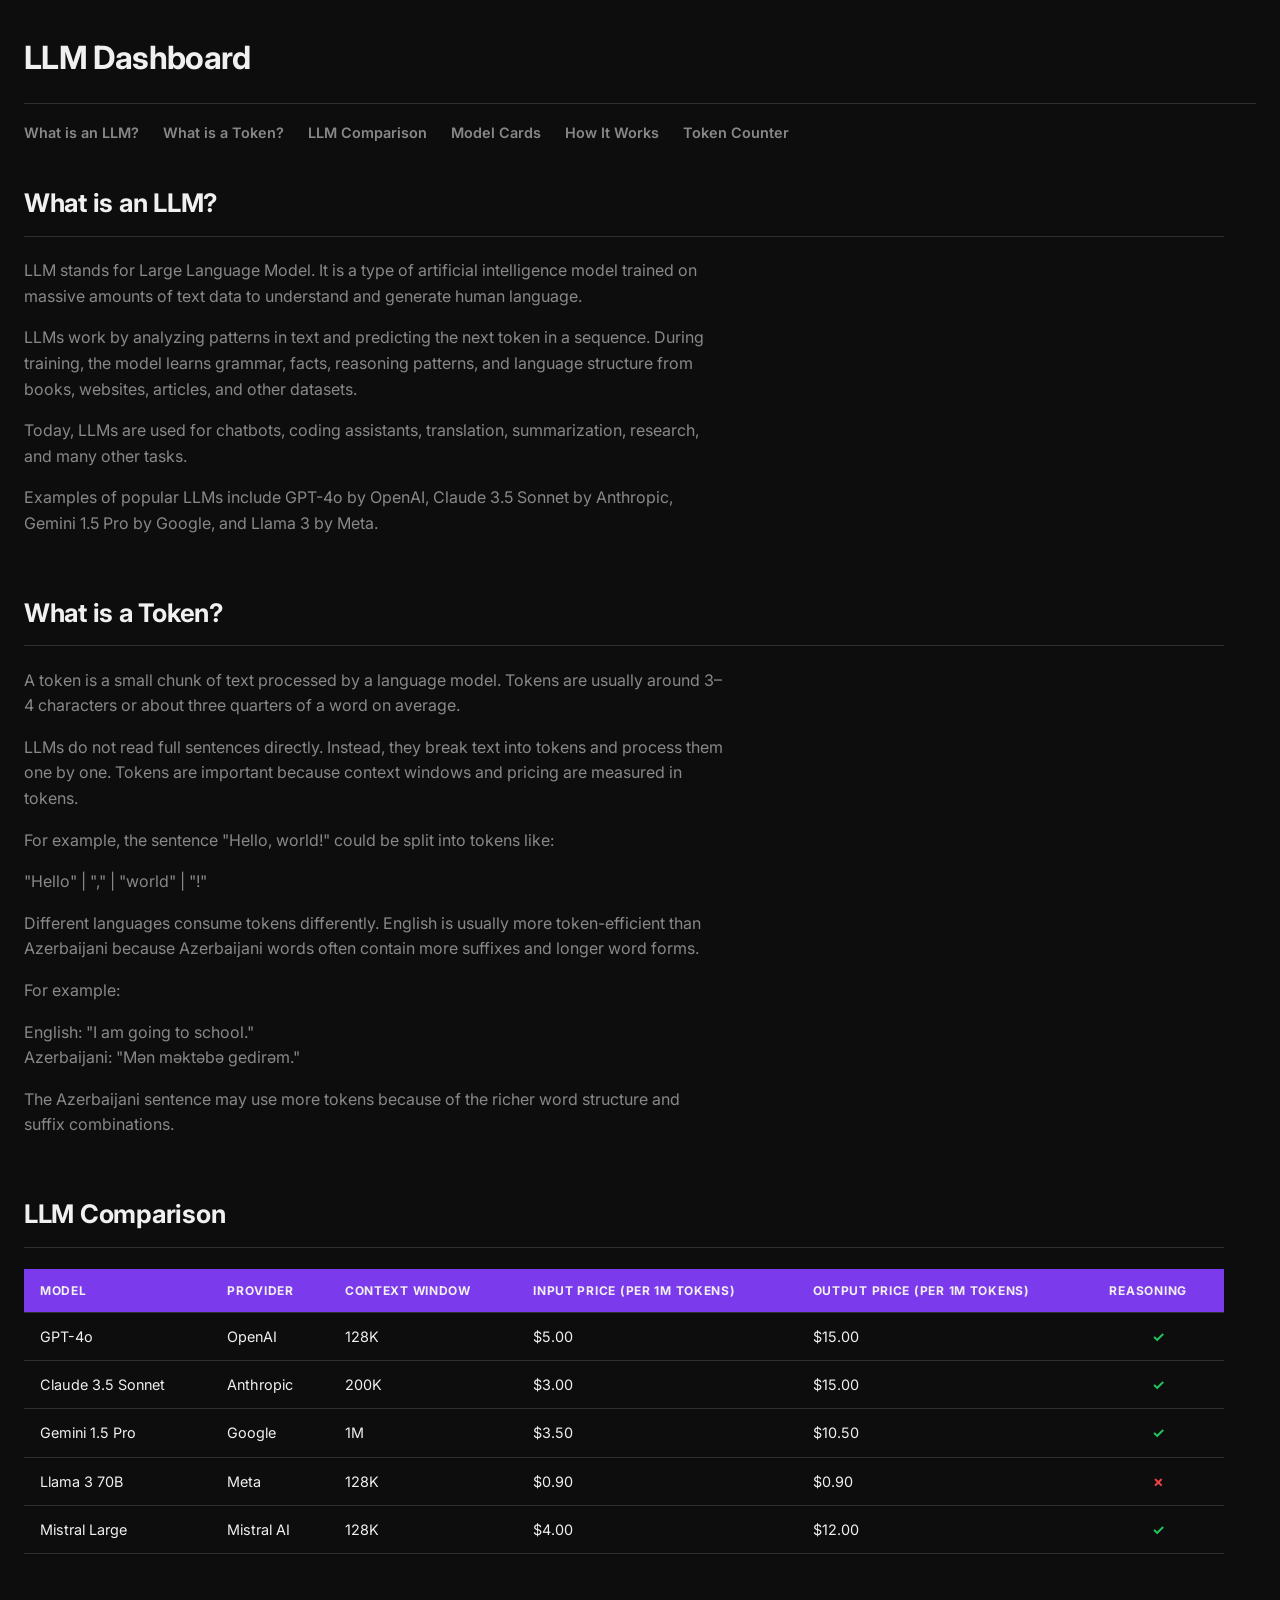
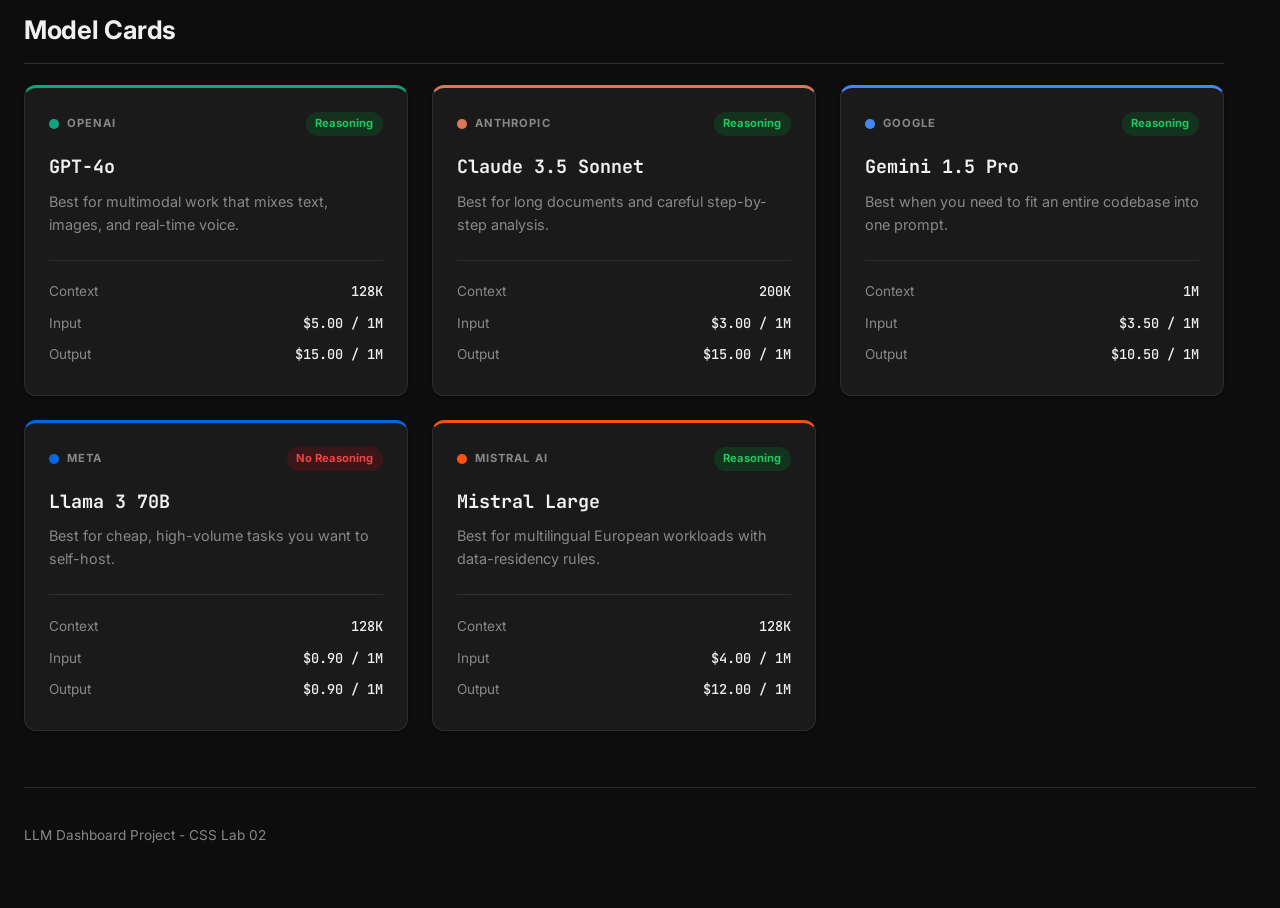
<file: index.html>
<!DOCTYPE html>
<html lang="en">
<head>
  <meta charset="UTF-8" />
  <meta name="viewport" content="width=device-width, initial-scale=1.0" />
  <title>LLM Dashboard</title>
  <link rel="stylesheet" href="styles.css">
</head>

<body>

  <header>
    <h1>LLM Dashboard</h1>
  </header>

  <nav>
    <ul>
      <li><a href="#what-is-llm">What is an LLM?</a></li>
      <li><a href="#what-is-token">What is a Token?</a></li>
      <li><a href="#comparison">LLM Comparison</a></li>
      <li><a href="#model-cards">Model Cards</a></li>
      <li><a href="how-it-works.html">How It Works</a></li>
      <li><a href="tokenCounter.html">Token Counter</a></li>
    </ul>
  </nav>

  <main>

    <!-- Section 1 -->
    <section id="what-is-llm">

      <h2>What is an LLM?</h2>

      <p>
        LLM stands for Large Language Model. It is a type of artificial
        intelligence model trained on massive amounts of text data to understand
        and generate human language.
      </p>

      <p>
        LLMs work by analyzing patterns in text and predicting the next token
        in a sequence. During training, the model learns grammar, facts,
        reasoning patterns, and language structure from books, websites,
        articles, and other datasets.
      </p>

      <p>
        Today, LLMs are used for chatbots, coding assistants, translation,
        summarization, research, and many other tasks.
      </p>

      <p>
        Examples of popular LLMs include GPT-4o by OpenAI, Claude 3.5 Sonnet
        by Anthropic, Gemini 1.5 Pro by Google, and Llama 3 by Meta.
      </p>

    </section>

    <!-- Section 2 -->
    <section id="what-is-token">

      <h2>What is a Token?</h2>

      <p>
        A token is a small chunk of text processed by a language model.
        Tokens are usually around 3–4 characters or about three quarters
        of a word on average.
      </p>

      <p>
        LLMs do not read full sentences directly. Instead, they break text
        into tokens and process them one by one. Tokens are important because
        context windows and pricing are measured in tokens.
      </p>

      <p>
        For example, the sentence "Hello, world!" could be split into tokens
        like:
      </p>

      <p>
        "Hello" | "," | "world" | "!"
      </p>

      <p>
        Different languages consume tokens differently. English is usually
        more token-efficient than Azerbaijani because Azerbaijani words often
        contain more suffixes and longer word forms.
      </p>

      <p>
        For example:
      </p>

      <p>
        English: "I am going to school."<br />
        Azerbaijani: "Mən məktəbə gedirəm."
      </p>

      <p>
        The Azerbaijani sentence may use more tokens because of the richer
        word structure and suffix combinations.
      </p>

    </section>

    <!-- Section 3 -->
    <section id="comparison">

      <h2>LLM Comparison</h2>

      <table>

        <thead>
          <tr>
            <th>Model</th>
            <th>Provider</th>
            <th>Context Window</th>
            <th>Input Price (per 1M tokens)</th>
            <th>Output Price (per 1M tokens)</th>
            <th>Reasoning</th>
          </tr>
        </thead>

        <tbody>

          <tr>
            <td>GPT-4o</td>
            <td>OpenAI</td>
            <td>128K</td>
            <td>$5.00</td>
            <td>$15.00</td>
            <td class="reasoning-cell yes">✓</td>
          </tr>

          <tr>
            <td>Claude 3.5 Sonnet</td>
            <td>Anthropic</td>
            <td>200K</td>
            <td>$3.00</td>
            <td>$15.00</td>
            <td class="reasoning-cell yes">✓</td>
          </tr>

          <tr>
            <td>Gemini 1.5 Pro</td>
            <td>Google</td>
            <td>1M</td>
            <td>$3.50</td>
            <td>$10.50</td>
            <td class="reasoning-cell yes">✓</td>
          </tr>

          <tr>
            <td>Llama 3 70B</td>
            <td>Meta</td>
            <td>128K</td>
            <td>$0.90</td>
            <td>$0.90</td>
            <td class="reasoning-cell no">✗</td>
          </tr>

          <tr>
            <td>Mistral Large</td>
            <td>Mistral AI</td>
            <td>128K</td>
            <td>$4.00</td>
            <td>$12.00</td>
            <td class="reasoning-cell yes">✓</td>
          </tr>

        </tbody>

      </table>

    </section>

    <!-- Section 4 -->
    <section id="model-cards">

      <h2>Model Cards</h2>

      <div class="cards-grid">

        <div class="card card--openai">
          <div class="card-header">
            <span class="card-provider">OpenAI</span>
            <span class="card-reasoning reasoning-yes">Reasoning</span>
          </div>
          <h3 class="card-name">GPT-4o</h3>
          <p class="card-tagline">Best for multimodal work that mixes text, images, and real-time voice.</p>
          <ul class="card-specs">
            <li><span class="spec-label">Context</span><span class="spec-value">128K</span></li>
            <li><span class="spec-label">Input</span><span class="spec-value">$5.00 / 1M</span></li>
            <li><span class="spec-label">Output</span><span class="spec-value">$15.00 / 1M</span></li>
          </ul>
        </div>

        <div class="card card--anthropic">
          <div class="card-header">
            <span class="card-provider">Anthropic</span>
            <span class="card-reasoning reasoning-yes">Reasoning</span>
          </div>
          <h3 class="card-name">Claude 3.5 Sonnet</h3>
          <p class="card-tagline">Best for long documents and careful step-by-step analysis.</p>
          <ul class="card-specs">
            <li><span class="spec-label">Context</span><span class="spec-value">200K</span></li>
            <li><span class="spec-label">Input</span><span class="spec-value">$3.00 / 1M</span></li>
            <li><span class="spec-label">Output</span><span class="spec-value">$15.00 / 1M</span></li>
          </ul>
        </div>

        <div class="card card--google">
          <div class="card-header">
            <span class="card-provider">Google</span>
            <span class="card-reasoning reasoning-yes">Reasoning</span>
          </div>
          <h3 class="card-name">Gemini 1.5 Pro</h3>
          <p class="card-tagline">Best when you need to fit an entire codebase into one prompt.</p>
          <ul class="card-specs">
            <li><span class="spec-label">Context</span><span class="spec-value">1M</span></li>
            <li><span class="spec-label">Input</span><span class="spec-value">$3.50 / 1M</span></li>
            <li><span class="spec-label">Output</span><span class="spec-value">$10.50 / 1M</span></li>
          </ul>
        </div>

        <div class="card card--meta">
          <div class="card-header">
            <span class="card-provider">Meta</span>
            <span class="card-reasoning reasoning-no">No Reasoning</span>
          </div>
          <h3 class="card-name">Llama 3 70B</h3>
          <p class="card-tagline">Best for cheap, high-volume tasks you want to self-host.</p>
          <ul class="card-specs">
            <li><span class="spec-label">Context</span><span class="spec-value">128K</span></li>
            <li><span class="spec-label">Input</span><span class="spec-value">$0.90 / 1M</span></li>
            <li><span class="spec-label">Output</span><span class="spec-value">$0.90 / 1M</span></li>
          </ul>
        </div>

        <div class="card card--mistral">
          <div class="card-header">
            <span class="card-provider">Mistral AI</span>
            <span class="card-reasoning reasoning-yes">Reasoning</span>
          </div>
          <h3 class="card-name">Mistral Large</h3>
          <p class="card-tagline">Best for multilingual European workloads with data-residency rules.</p>
          <ul class="card-specs">
            <li><span class="spec-label">Context</span><span class="spec-value">128K</span></li>
            <li><span class="spec-label">Input</span><span class="spec-value">$4.00 / 1M</span></li>
            <li><span class="spec-label">Output</span><span class="spec-value">$12.00 / 1M</span></li>
          </ul>
        </div>

      </div>

    </section>

  </main>

  <footer>

    <p>
      LLM Dashboard Project - CSS Lab 02
    </p>

  </footer>

</body>
</html>
</file>
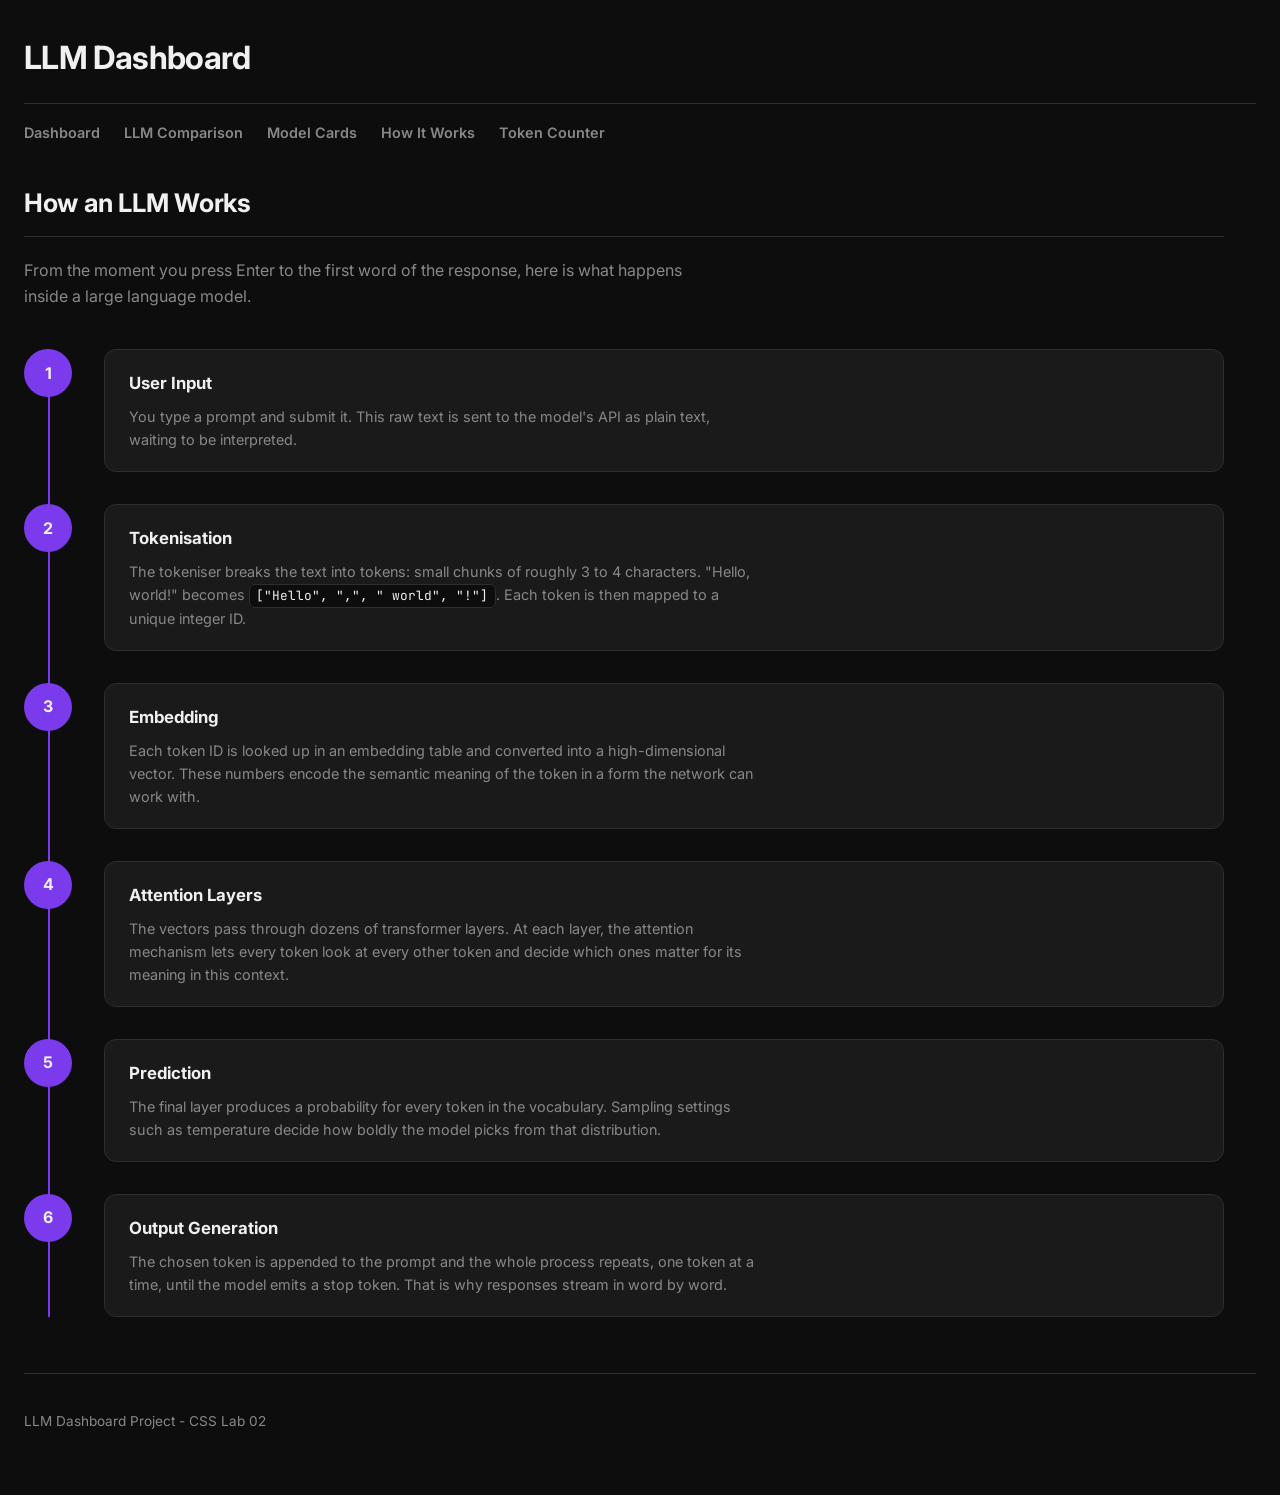
<file: how-it-works.html>
<!DOCTYPE html>
<html lang="en">
<head>
  <meta charset="UTF-8" />
  <meta name="viewport" content="width=device-width, initial-scale=1.0" />
  <title>How an LLM Works</title>
  <link rel="stylesheet" href="styles.css">
</head>

<body>

  <header>
    <h1>LLM Dashboard</h1>
  </header>

  <nav>
    <ul>
      <li><a href="index.html">Dashboard</a></li>
      <li><a href="index.html#comparison">LLM Comparison</a></li>
      <li><a href="index.html#model-cards">Model Cards</a></li>
      <li><a href="#timeline">How It Works</a></li>
      <li><a href="tokenCounter.html">Token Counter</a></li>
    </ul>
  </nav>

  <main>

    <section id="timeline">

      <h2>How an LLM Works</h2>

      <p>
        From the moment you press Enter to the first word of the response,
        here is what happens inside a large language model.
      </p>

      <ol class="timeline">

        <li class="timeline-step">
          <div class="step-marker">1</div>
          <div class="step-content">
            <h3>User Input</h3>
            <p>
              You type a prompt and submit it. This raw text is sent to the
              model's API as plain text, waiting to be interpreted.
            </p>
          </div>
        </li>

        <li class="timeline-step">
          <div class="step-marker">2</div>
          <div class="step-content">
            <h3>Tokenisation</h3>
            <p>
              The tokeniser breaks the text into tokens: small chunks of roughly
              3 to 4 characters. "Hello, world!" becomes
              <code>["Hello", ",", " world", "!"]</code>. Each token is then
              mapped to a unique integer ID.
            </p>
          </div>
        </li>

        <li class="timeline-step">
          <div class="step-marker">3</div>
          <div class="step-content">
            <h3>Embedding</h3>
            <p>
              Each token ID is looked up in an embedding table and converted into
              a high-dimensional vector. These numbers encode the semantic meaning
              of the token in a form the network can work with.
            </p>
          </div>
        </li>

        <li class="timeline-step">
          <div class="step-marker">4</div>
          <div class="step-content">
            <h3>Attention Layers</h3>
            <p>
              The vectors pass through dozens of transformer layers. At each layer,
              the attention mechanism lets every token look at every other token
              and decide which ones matter for its meaning in this context.
            </p>
          </div>
        </li>

        <li class="timeline-step">
          <div class="step-marker">5</div>
          <div class="step-content">
            <h3>Prediction</h3>
            <p>
              The final layer produces a probability for every token in the
              vocabulary. Sampling settings such as temperature decide how boldly
              the model picks from that distribution.
            </p>
          </div>
        </li>

        <li class="timeline-step">
          <div class="step-marker">6</div>
          <div class="step-content">
            <h3>Output Generation</h3>
            <p>
              The chosen token is appended to the prompt and the whole process
              repeats, one token at a time, until the model emits a stop token.
              That is why responses stream in word by word.
            </p>
          </div>
        </li>

      </ol>

    </section>

  </main>

  <footer>

    <p>
      LLM Dashboard Project - CSS Lab 02
    </p>

  </footer>

</body>
</html>
</file>
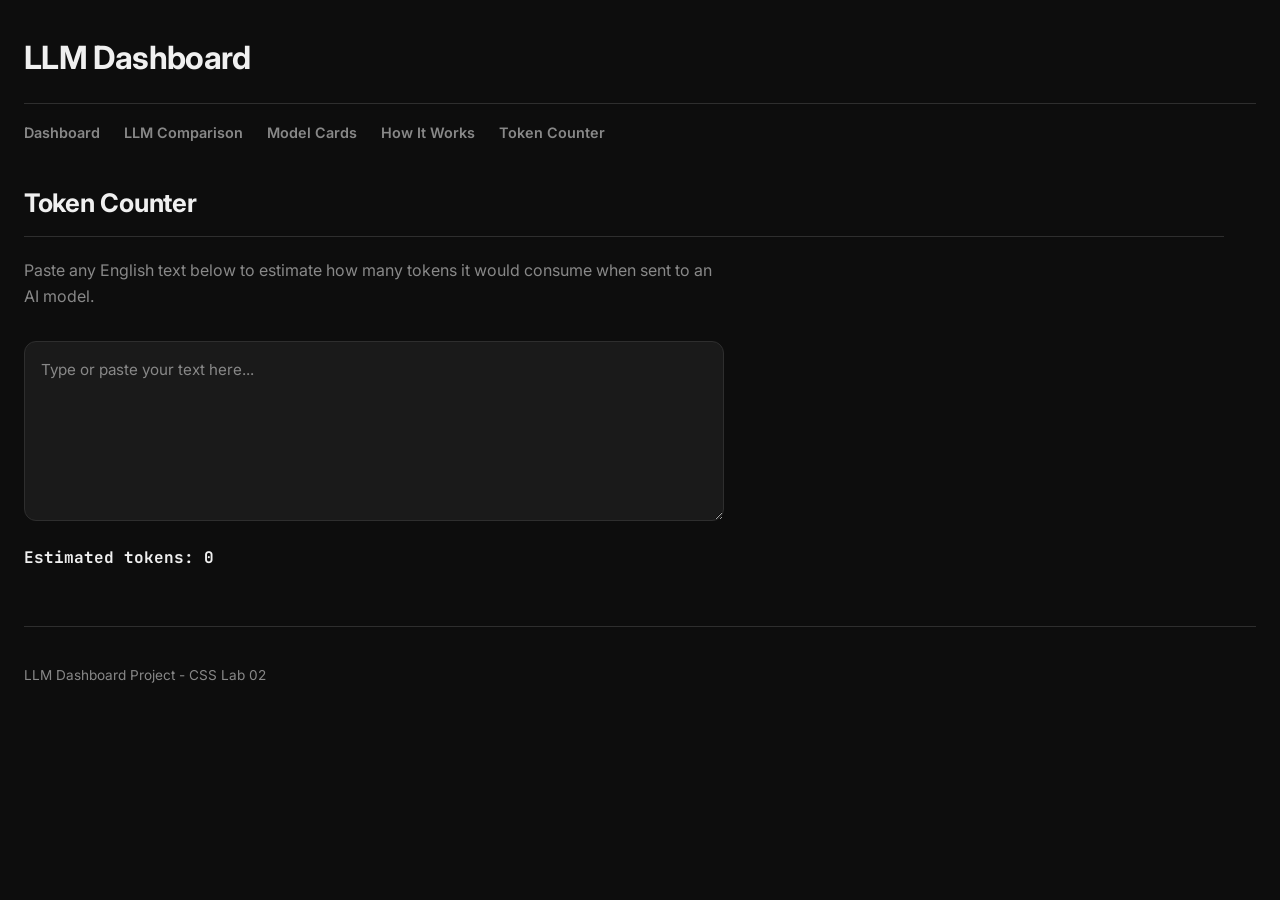
<file: tokenCounter.html>
<!DOCTYPE html>
<html lang="en">
<head>
  <meta charset="UTF-8" />
  <meta name="viewport" content="width=device-width, initial-scale=1.0" />
  <title>Token Counter</title>
  <link rel="stylesheet" href="styles.css">
</head>

<body>

  <header>
    <h1>LLM Dashboard</h1>
  </header>

  <nav>
    <ul>
      <li><a href="index.html">Dashboard</a></li>
      <li><a href="index.html#comparison">LLM Comparison</a></li>
      <li><a href="index.html#model-cards">Model Cards</a></li>
      <li><a href="how-it-works.html">How It Works</a></li>
      <li><a href="#tokenCounter">Token Counter</a></li>
    </ul>
  </nav>

  <main>

    <section id="tokenCounter">

      <h2>Token Counter</h2>

      <p>
        Paste any English text below to estimate how many tokens it would
        consume when sent to an AI model.
      </p>

      <textarea id="inputText" rows="6" placeholder="Type or paste your text here..."></textarea>

      <p id="result">Estimated tokens: 0</p>

    </section>

  </main>

  <footer>

    <p>
      LLM Dashboard Project - CSS Lab 02
    </p>

  </footer>

  <script src="tokenCounter.js"></script>

</body>
</html>
</file>
<file: styles.css>
@import url('https://fonts.googleapis.com/css2?family=Inter:wght@400;600;700&family=JetBrains+Mono:wght@500;700&display=swap');

:root {
  --color-background: #0d0d0d;
  --color-surface: #1a1a1a;
  --color-border: #2e2e2e;
  --color-text-primary: #f0f0f0;
  --color-text-secondary: #888888;
  --color-accent: #7c3aed;
  --color-accent-hover: #6d28d9;

  --color-yes: #22c55e;
  --color-yes-surface: #14331f;
  --color-no: #ef4444;
  --color-no-surface: #3a1618;

  --color-openai: #10a37f;
  --color-anthropic: #d97757;
  --color-google: #4285f4;
  --color-meta: #0668e1;
  --color-mistral: #fa520f;

  --shadow-card: 0 1px 3px #00000066;
  --shadow-card-hover: 0 12px 24px #00000099;

  --font-body: 'Inter', system-ui, sans-serif;
  --font-mono: 'JetBrains Mono', ui-monospace, monospace;
}

* {
  box-sizing: border-box;
}

body {
  margin: 0;
  padding: 0 1.5rem 3rem;
  background-color: var(--color-background);
  color: var(--color-text-primary);
  font-family: var(--font-body);
  line-height: 1.6;
}

header {
  padding: 2rem 0 1.25rem;
  border-bottom: 1px solid var(--color-border);
}

header h1 {
  margin: 0;
  font-size: 2rem;
  letter-spacing: -0.02em;
}

nav ul {
  display: flex;
  flex-wrap: wrap;
  gap: 1.5rem;
  margin: 0;
  padding: 1rem 0;
  list-style: none;
}

nav a {
  color: var(--color-text-secondary);
  text-decoration: none;
  font-weight: 600;
  font-size: 0.9rem;
  transition: color 0.2s ease;
}

nav a:hover {
  color: var(--color-accent);
}

main {
  max-width: 1200px;
}

section {
  margin-bottom: 3.5rem;
}

h2 {
  font-size: 1.6rem;
  letter-spacing: -0.01em;
  padding-bottom: 0.75rem;
  border-bottom: 1px solid var(--color-border);
}

p {
  color: var(--color-text-secondary);
  max-width: 70ch;
}

footer {
  padding-top: 1.5rem;
  border-top: 1px solid var(--color-border);
  font-size: 0.85rem;
  color: var(--color-text-secondary);
}

/* Comparison table */

table {
  width: 100%;
  border-collapse: collapse;
  font-size: 0.9rem;
}

th,
td {
  padding: 0.75rem 1rem;
  text-align: left;
  border-bottom: 1px solid var(--color-border);
}

thead th {
  background-color: var(--color-accent);
  color: var(--color-text-primary);
  font-size: 0.75rem;
  text-transform: uppercase;
  letter-spacing: 0.06em;
}

tbody tr:hover {
  background-color: var(--color-surface);
}

td.reasoning-cell {
  font-weight: 700;
  text-align: center;
}

td.yes {
  color: var(--color-yes);
}

td.no {
  color: var(--color-no);
}

/* Model cards */

.cards-grid {
  display: grid;
  grid-template-columns: repeat(auto-fill, minmax(300px, 1fr));
  gap: 1.5rem;
}

.card {
  --card-accent: var(--color-accent);
  display: flex;
  flex-direction: column;
  padding: 1.5rem;
  background-color: var(--color-surface);
  border: 1px solid var(--color-border);
  border-top: 3px solid var(--card-accent);
  border-radius: 12px;
  box-shadow: var(--shadow-card);
  transition: transform 0.2s ease, box-shadow 0.2s ease, border-color 0.2s ease;
}

.card:hover {
  transform: translateY(-6px);
  box-shadow: var(--shadow-card-hover);
  border-color: var(--card-accent);
  border-top-color: var(--card-accent);
}

.card--openai { --card-accent: var(--color-openai); }
.card--anthropic { --card-accent: var(--color-anthropic); }
.card--google { --card-accent: var(--color-google); }
.card--meta { --card-accent: var(--color-meta); }
.card--mistral { --card-accent: var(--color-mistral); }

.card-header {
  display: flex;
  align-items: center;
  gap: 0.75rem;
  margin-bottom: 1rem;
}

.card-provider {
  display: flex;
  align-items: center;
  gap: 0.5rem;
  font-size: 0.7rem;
  font-weight: 700;
  letter-spacing: 0.1em;
  text-transform: uppercase;
  color: var(--color-text-secondary);
}

.card-provider::before {
  content: "";
  width: 0.6rem;
  height: 0.6rem;
  border-radius: 50%;
  background-color: var(--card-accent);
}

.card-reasoning {
  margin-left: auto;
  padding: 0.2rem 0.6rem;
  border-radius: 999px;
  font-size: 0.7rem;
  font-weight: 700;
}

.reasoning-yes {
  background-color: var(--color-yes-surface);
  color: var(--color-yes);
}

.reasoning-no {
  background-color: var(--color-no-surface);
  color: var(--color-no);
}

.card-name {
  margin: 0 0 0.5rem;
  font-family: var(--font-mono);
  font-size: 1.15rem;
  color: var(--color-text-primary);
}

.card-tagline {
  margin: 0 0 1.5rem;
  font-size: 0.9rem;
  color: var(--color-text-secondary);
}

.card-specs {
  margin: auto 0 0;
  padding: 1rem 0 0;
  list-style: none;
  border-top: 1px solid var(--color-border);
}

.card-specs li {
  display: flex;
  justify-content: space-between;
  gap: 1rem;
  padding: 0.3rem 0;
  font-size: 0.85rem;
}

.spec-label {
  color: var(--color-text-secondary);
}

.spec-value {
  font-family: var(--font-mono);
  font-weight: 500;
  color: var(--color-text-primary);
}

/* Token counter */

#inputText {
  width: 100%;
  max-width: 70ch;
  margin-top: 1rem;
  padding: 1rem;
  background-color: var(--color-surface);
  color: var(--color-text-primary);
  border: 1px solid var(--color-border);
  border-radius: 12px;
  font-family: var(--font-body);
  font-size: 0.95rem;
  line-height: 1.6;
  resize: vertical;
}

#inputText::placeholder {
  color: var(--color-text-secondary);
}

#inputText:focus {
  outline: none;
  border-color: var(--color-accent);
}

#result {
  margin-top: 1rem;
  font-family: var(--font-mono);
  font-weight: 700;
  color: var(--color-text-primary);
}

/* How it works timeline */

.timeline {
  position: relative;
  margin: 2.5rem 0 0;
  padding: 0;
  list-style: none;
}

.timeline::before {
  content: "";
  position: absolute;
  left: 24px;
  top: 0;
  bottom: 0;
  width: 2px;
  background-color: var(--color-accent);
}

.timeline-step {
  position: relative;
  margin-bottom: 2rem;
  opacity: 0;
  animation: fadeInUp 0.6s ease forwards;
}

.timeline-step:nth-child(1) { animation-delay: 0.1s; }
.timeline-step:nth-child(2) { animation-delay: 0.25s; }
.timeline-step:nth-child(3) { animation-delay: 0.4s; }
.timeline-step:nth-child(4) { animation-delay: 0.55s; }
.timeline-step:nth-child(5) { animation-delay: 0.7s; }
.timeline-step:nth-child(6) { animation-delay: 0.85s; }

.step-marker {
  position: absolute;
  left: 0;
  top: 0;
  display: flex;
  align-items: center;
  justify-content: center;
  width: 48px;
  height: 48px;
  border-radius: 50%;
  background-color: var(--color-accent);
  color: var(--color-text-primary);
  font-weight: 700;
}

.step-content {
  margin-left: 80px;
  padding: 1.25rem 1.5rem;
  background-color: var(--color-surface);
  border: 1px solid var(--color-border);
  border-radius: 12px;
}

.step-content h3 {
  margin: 0 0 0.5rem;
  font-size: 1.05rem;
}

.step-content p {
  margin: 0;
  font-size: 0.9rem;
}

.step-content code {
  padding: 0.15rem 0.4rem;
  background-color: var(--color-background);
  border: 1px solid var(--color-border);
  border-radius: 6px;
  font-family: var(--font-mono);
  font-size: 0.8rem;
  color: var(--color-text-primary);
}

@keyframes fadeInUp {
  from {
    opacity: 0;
    transform: translateY(20px);
  }
  to {
    opacity: 1;
    transform: translateY(0);
  }
}

@media (prefers-reduced-motion: reduce) {
  .timeline-step {
    opacity: 1;
    animation: none;
  }

  .card:hover {
    transform: none;
  }
}

@media (max-width: 600px) {
  .step-content {
    margin-left: 64px;
  }

  table {
    display: block;
    overflow-x: auto;
  }
}
</file>
